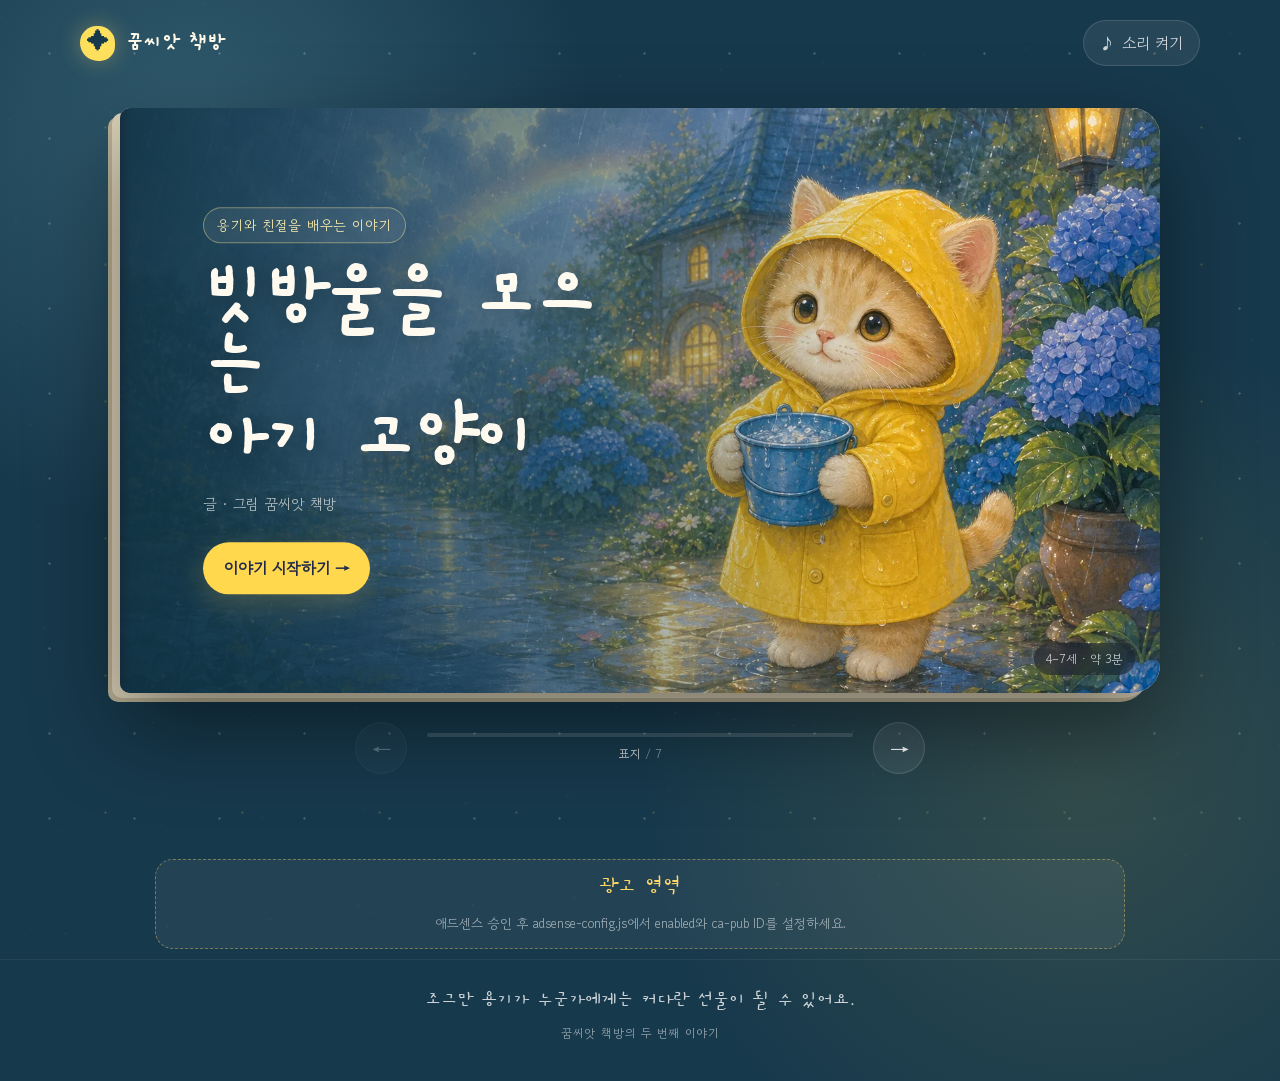
<file: stories/baby-cat/index.html>
<!doctype html>
<html lang="ko">
<head>
  <meta charset="UTF-8">
  <meta name="viewport" content="width=device-width, initial-scale=1.0, viewport-fit=cover">
  <meta name="theme-color" content="#547f9c">
  <meta name="description" content="비를 무서워하던 아기 고양이 모모가 빗방울을 모아 시든 꽃을 살리는 따뜻한 어린이 동화">
  <title>빗방울을 모으는 아기 고양이</title>
  <link rel="preconnect" href="https://fonts.googleapis.com">
  <link rel="preconnect" href="https://fonts.gstatic.com" crossorigin>
  <link href="https://fonts.googleapis.com/css2?family=Gaegu:wght@400;700&family=Gowun+Dodum&display=swap" rel="stylesheet">
  <link rel="stylesheet" href="../../style.css">
  <style>
    :root { --night:#17394c; --indigo:#315f77; --gold:#ffd84d; }
    body {
      background:
        radial-gradient(circle at 15% 12%, rgba(135,205,223,.23), transparent 25rem),
        radial-gradient(circle at 85% 72%, rgba(255,216,77,.12), transparent 28rem),
        #17394c;
    }
    .brand-mark { background:#ffe05d; }
    .cover-shade { background:linear-gradient(90deg,rgba(15,50,65,.91),rgba(26,70,87,.54) 40%,transparent 76%); }
    .story-card .dialogue { color:#43869a; }
    .chapter { background:#3c8497; }
    .ending { background:radial-gradient(circle at center 34%,rgba(255,221,91,.35),transparent 16rem),linear-gradient(145deg,#fffef5,#dff0ee); }
    @media (max-width:720px) {
      .cover-shade { background:linear-gradient(0deg,rgba(15,50,65,.94),rgba(26,70,87,.02) 86%); }
    }
  </style>
  <!-- AdSense ready: adsense-config.js에서 실제 ca-pub ID로 교체 후 enabled=true -->
  <link rel="stylesheet" href="../../../adsense.css">
  <script src="../../../adsense-config.js" defer></script>
  <script src="../../../adsense-loader.js" defer></script>
</head>
<body>
  <div class="stars" aria-hidden="true"></div>

  <header class="topbar">
    <a class="brand" href="../../index.html" aria-label="꿈씨앗 책방 홈">
      <span class="brand-mark">✦</span><span>꿈씨앗 책방</span>
    </a>
    <button class="sound-button" id="soundButton" type="button" aria-pressed="false">
      <span class="sound-icon">♪</span><span class="sound-label">소리 켜기</span>
    </button>
  </header>

  <main>
    <section class="book-shell" aria-label="빗방울을 모으는 아기 고양이 동화책">
      <div class="book" id="book">
        <article class="page cover active" data-page="0">
          <img class="cover-art" src="assets/cover.webp" alt="노란 우비를 입고 빗방울이 담긴 양동이를 든 아기 고양이 모모">
          <div class="cover-shade"></div>
          <div class="cover-copy">
            <p class="eyebrow">용기와 친절을 배우는 이야기</p>
            <h1>빗방울을 모으는<br>아기 고양이</h1>
            <p class="author">글 · 그림 꿈씨앗 책방</p>
            <button class="start-button" type="button">이야기 시작하기 <span>→</span></button>
          </div>
          <p class="age">4–7세 · 약 3분</p>
        </article>

        <article class="page story-page" data-page="1">
          <div class="scene-art" aria-hidden="true"><img class="scene-image" src="assets/scene-1.webp" alt=""></div>
          <div class="story-card">
            <span class="chapter">하나</span>
            <p>비가 토독토독 내리는 날이었어요.<br>아기 고양이 모모는 문밖으로 코만 살짝 내밀었지요.</p>
            <p class="dialogue">“비는 차갑고 무서울 것 같아.”</p>
          </div>
        </article>

        <article class="page story-page" data-page="2">
          <div class="scene-art" aria-hidden="true"><img class="scene-image" src="assets/scene-2.webp" alt=""></div>
          <div class="story-card">
            <span class="chapter">둘</span>
            <p>그때 반짝이는 빗방울 하나가 모모의 앞발에 톡 내려앉았어요.<br>간질간질, 생각보다 아주 부드러웠답니다.</p>
            <p class="dialogue">“어? 비가 나에게 인사했어!”</p>
          </div>
        </article>

        <article class="page story-page" data-page="3">
          <div class="scene-art" aria-hidden="true"><img class="scene-image" src="assets/scene-3.webp" alt=""></div>
          <div class="story-card">
            <span class="chapter">셋</span>
            <p>용기가 난 모모는 파란 양동이를 들고 정원으로 나갔어요.<br>잎사귀와 꽃잎에서 빗방울을 하나씩 모았지요.</p>
            <p class="dialogue">“한 방울, 또 한 방울!”</p>
          </div>
        </article>

        <article class="page story-page" data-page="4">
          <div class="scene-art" aria-hidden="true"><img class="scene-image" src="assets/scene-4.webp" alt=""></div>
          <div class="story-card">
            <span class="chapter">넷</span>
            <p>정원 구석에서 축 늘어진 꽃들이 보였어요.<br>커다란 나뭇잎 아래라 빗물이 닿지 않았던 거예요.</p>
            <p class="dialogue">“조금만 기다려. 내가 도와줄게.”</p>
          </div>
        </article>

        <article class="page story-page" data-page="5">
          <div class="scene-art" aria-hidden="true"><img class="scene-image" src="assets/scene-5.webp" alt=""></div>
          <div class="story-card">
            <span class="chapter">다섯</span>
            <p>모모는 모아 둔 빗방울을 꽃들에게 나누어 주었어요.<br>꽃들은 기지개를 켜듯 활짝 피어났답니다.</p>
            <p class="dialogue">“내 양동이는 비었지만, 마음은 가득 찼어!”</p>
          </div>
        </article>

        <article class="page story-page" data-page="6">
          <div class="scene-art" aria-hidden="true"><img class="scene-image" src="assets/scene-6.webp" alt=""></div>
          <div class="story-card">
            <span class="chapter">여섯</span>
            <p>비가 그치자 하늘에 커다란 무지개가 피어났어요.<br>모모는 이제 비 오는 날이 조금도 무섭지 않았답니다.</p>
            <p class="dialogue">“다음 비에는 누구를 도와줄까?”</p>
          </div>
        </article>

        <article class="page ending" data-page="7">
          <div class="ending-stars">✦　·　🌈　·　✦</div>
          <div class="ending-rabbit">🐈</div>
          <p class="the-end">끝</p>
          <h2>용기는 아주 작은<br>한 걸음에서 시작돼요.</h2>
          <p class="question">모모처럼 용기를 내어 해보고 싶은 일은 무엇인가요?</p>
          <button class="restart-button" type="button">처음부터 다시 읽기 ↻</button>
        </article>
      </div>

      <nav class="book-controls" aria-label="책 페이지 이동">
        <button class="nav-button prev" type="button" aria-label="이전 페이지">←</button>
        <div class="progress-wrap">
          <div class="progress-track"><span id="progressBar"></span></div>
          <p><strong id="currentPage">표지</strong><span id="pageCount"> / 7</span></p>
        </div>
        <button class="nav-button next" type="button" aria-label="다음 페이지">→</button>
      </nav>
    </section>
  </main>

  <aside class="ad-wrap ad-wrap-bottom" aria-label="광고" data-ad-slot-placeholder data-slot-name="storyBottom"></aside>

  <footer>
    <p>조그만 용기가 누군가에게는 커다란 선물이 될 수 있어요.</p>
    <span>꿈씨앗 책방의 두 번째 이야기</span>
  </footer>

  <script src="../../script.js"></script>
</body>
</html>
</file>
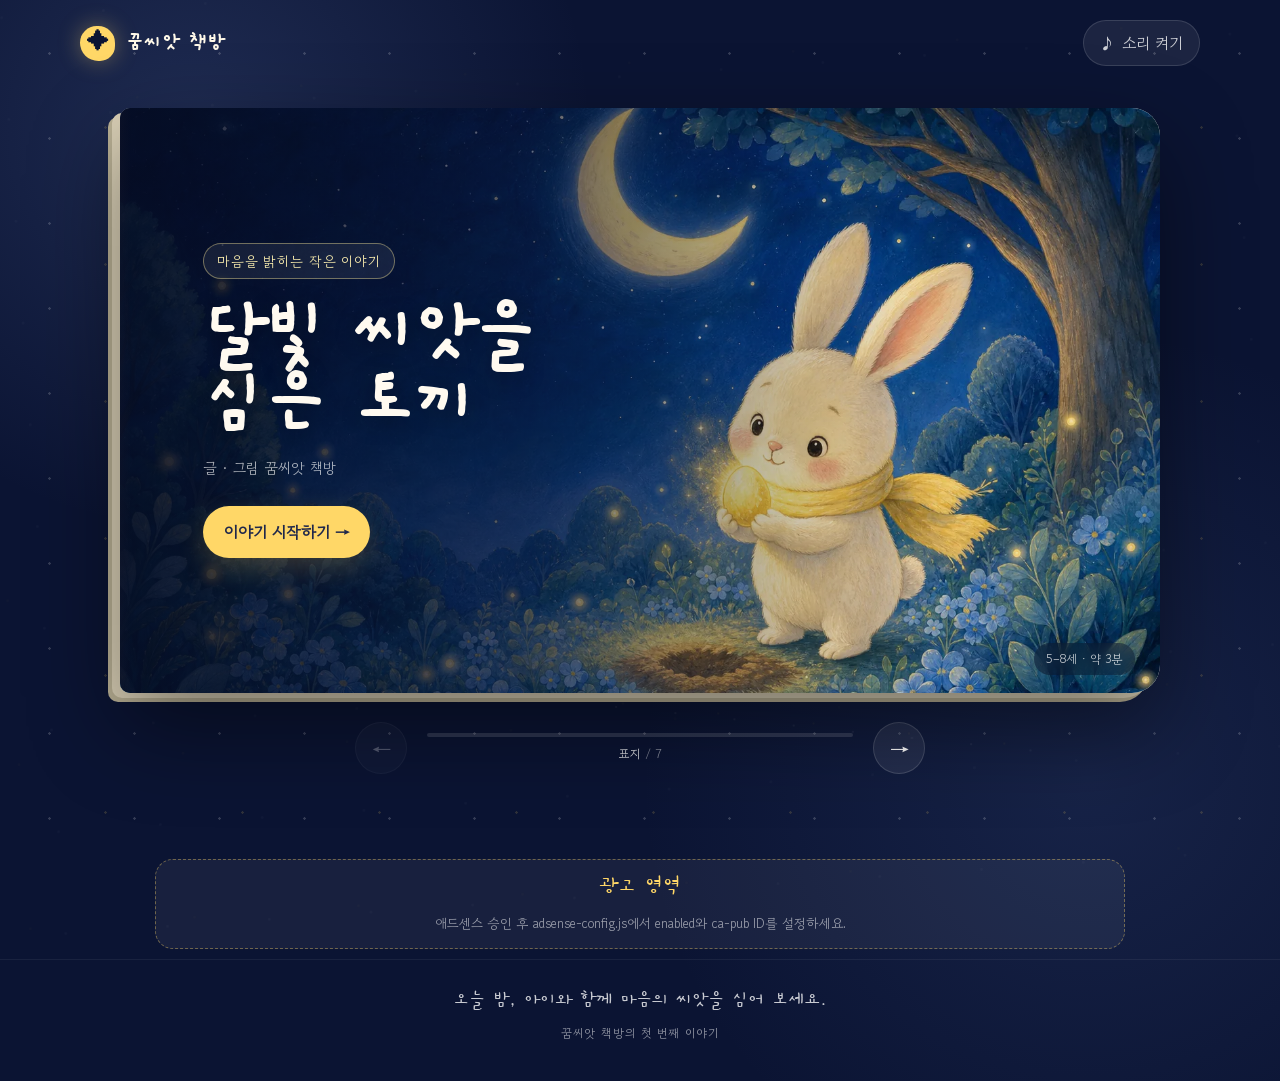
<file: stories/moonlight-rabbit/index.html>
<!doctype html>
<html lang="ko">
<head>
  <meta charset="UTF-8">
  <meta name="viewport" content="width=device-width, initial-scale=1.0, viewport-fit=cover">
  <meta name="theme-color" content="#101b3d">
  <title>달빛 씨앗을 심은 토끼</title>
  <link rel="preconnect" href="https://fonts.googleapis.com">
  <link rel="preconnect" href="https://fonts.gstatic.com" crossorigin>
  <link href="https://fonts.googleapis.com/css2?family=Gaegu:wght@400;700&family=Gowun+Dodum&display=swap" rel="stylesheet">
  <link rel="stylesheet" href="../../style.css">
  <!-- AdSense ready: adsense-config.js에서 실제 ca-pub ID로 교체 후 enabled=true -->
  <link rel="stylesheet" href="../../../adsense.css">
  <script src="../../../adsense-config.js" defer></script>
  <script src="../../../adsense-loader.js" defer></script>
</head>
<body>
  <div class="stars" aria-hidden="true"></div>

  <header class="topbar">
    <a class="brand" href="../../index.html" aria-label="꿈씨앗 책방 홈">
      <span class="brand-mark">✦</span>
      <span>꿈씨앗 책방</span>
    </a>
    <button class="sound-button" id="soundButton" type="button" aria-pressed="false">
      <span class="sound-icon">♪</span>
      <span class="sound-label">소리 켜기</span>
    </button>
  </header>

  <main>
    <section class="book-shell" aria-label="달빛 씨앗을 심은 토끼 동화책">
      <div class="book" id="book">
        <article class="page cover active" data-page="0">
          <img class="cover-art" src="../../assets/moonlight-rabbit.webp" alt="달빛 숲에서 빛나는 씨앗을 든 작은 토끼">
          <div class="cover-shade"></div>
          <div class="cover-copy">
            <p class="eyebrow">마음을 밝히는 작은 이야기</p>
            <h1>달빛 씨앗을<br>심은 토끼</h1>
            <p class="author">글 · 그림 꿈씨앗 책방</p>
            <button class="start-button" type="button">이야기 시작하기 <span>→</span></button>
          </div>
          <p class="age">5–8세 · 약 3분</p>
        </article>

        <article class="page story-page scene-1" data-page="1">
          <div class="scene-art" aria-hidden="true">
            <img class="scene-image" src="../../assets/scene-1.webp" alt="">
          </div>
          <div class="story-card">
            <span class="chapter">하나</span>
            <p>달이 아주 환한 밤이었어요.<br>토리는 숲길에서 작은 빛 하나를 발견했지요.</p>
            <p class="dialogue">“어라? 별이 땅에 떨어졌나?”</p>
          </div>
        </article>

        <article class="page story-page scene-2" data-page="2">
          <div class="scene-art" aria-hidden="true">
            <img class="scene-image" src="../../assets/scene-2.webp" alt="">
          </div>
          <div class="story-card">
            <span class="chapter">둘</span>
            <p>토리는 빛을 포근한 흙 속에 심었어요.<br>그리고 매일 아침 맑은 물을 한 모금씩 주었답니다.</p>
            <p class="dialogue">“무엇이 될지는 몰라도, 잘 자라렴.”</p>
          </div>
        </article>

        <article class="page story-page scene-3" data-page="3">
          <div class="scene-art" aria-hidden="true">
            <img class="scene-image" src="../../assets/scene-3.webp" alt="">
          </div>
          <div class="story-card">
            <span class="chapter">셋</span>
            <p>며칠 뒤, 차가운 비바람이 찾아왔어요.<br>어린 싹은 금방이라도 쓰러질 것 같았지요.</p>
            <p class="dialogue">“걱정 마. 내가 곁에 있을게!”</p>
          </div>
        </article>

        <article class="page story-page scene-4" data-page="4">
          <div class="scene-art" aria-hidden="true">
            <img class="scene-image" src="../../assets/scene-4.webp" alt="">
          </div>
          <div class="story-card">
            <span class="chapter">넷</span>
            <p>토리는 밤새 작은 싹을 품어 주었어요.<br>토리의 따뜻한 마음이 흙 아래로 스며들었지요.</p>
          </div>
        </article>

        <article class="page story-page scene-5" data-page="5">
          <div class="scene-art" aria-hidden="true">
            <img class="scene-image" src="../../assets/scene-5.webp" alt="">
          </div>
          <div class="story-card">
            <span class="chapter">다섯</span>
            <p>구름이 걷히자, 놀라운 일이 일어났어요.<br>싹에서 달처럼 둥글고 환한 꽃이 피어난 거예요!</p>
            <p class="dialogue">“와, 숲에 작은 달이 떴어!”</p>
          </div>
        </article>

        <article class="page story-page scene-6" data-page="6">
          <div class="scene-art" aria-hidden="true">
            <img class="scene-image" src="../../assets/scene-6.webp" alt="">
          </div>
          <div class="story-card">
            <span class="chapter">여섯</span>
            <p>꽃빛은 길을 잃은 동물들의 집을 비추어 주었어요.<br>그날부터 숲은 밤에도 외롭지 않았답니다.</p>
          </div>
        </article>

        <article class="page ending" data-page="7">
          <div class="ending-stars">✦　·　✧　·　✦</div>
          <div class="ending-rabbit">🐇</div>
          <p class="the-end">끝</p>
          <h2>작은 마음 하나가<br>온 숲을 환하게 밝혔어요.</h2>
          <p class="question">여러분은 어떤 마음의 씨앗을 심고 싶나요?</p>
          <button class="restart-button" type="button">처음부터 다시 읽기 ↻</button>
        </article>
      </div>

      <nav class="book-controls" aria-label="책 페이지 이동">
        <button class="nav-button prev" type="button" aria-label="이전 페이지">←</button>
        <div class="progress-wrap">
          <div class="progress-track"><span id="progressBar"></span></div>
          <p><strong id="currentPage">표지</strong><span id="pageCount"> / 7</span></p>
        </div>
        <button class="nav-button next" type="button" aria-label="다음 페이지">→</button>
      </nav>
    </section>
  </main>

  <aside class="ad-wrap ad-wrap-bottom" aria-label="광고" data-ad-slot-placeholder data-slot-name="storyBottom"></aside>

  <footer>
    <p>오늘 밤, 아이와 함께 마음의 씨앗을 심어 보세요.</p>
    <span>꿈씨앗 책방의 첫 번째 이야기</span>
  </footer>

  <script src="../../script.js"></script>
</body>
</html>
</file>
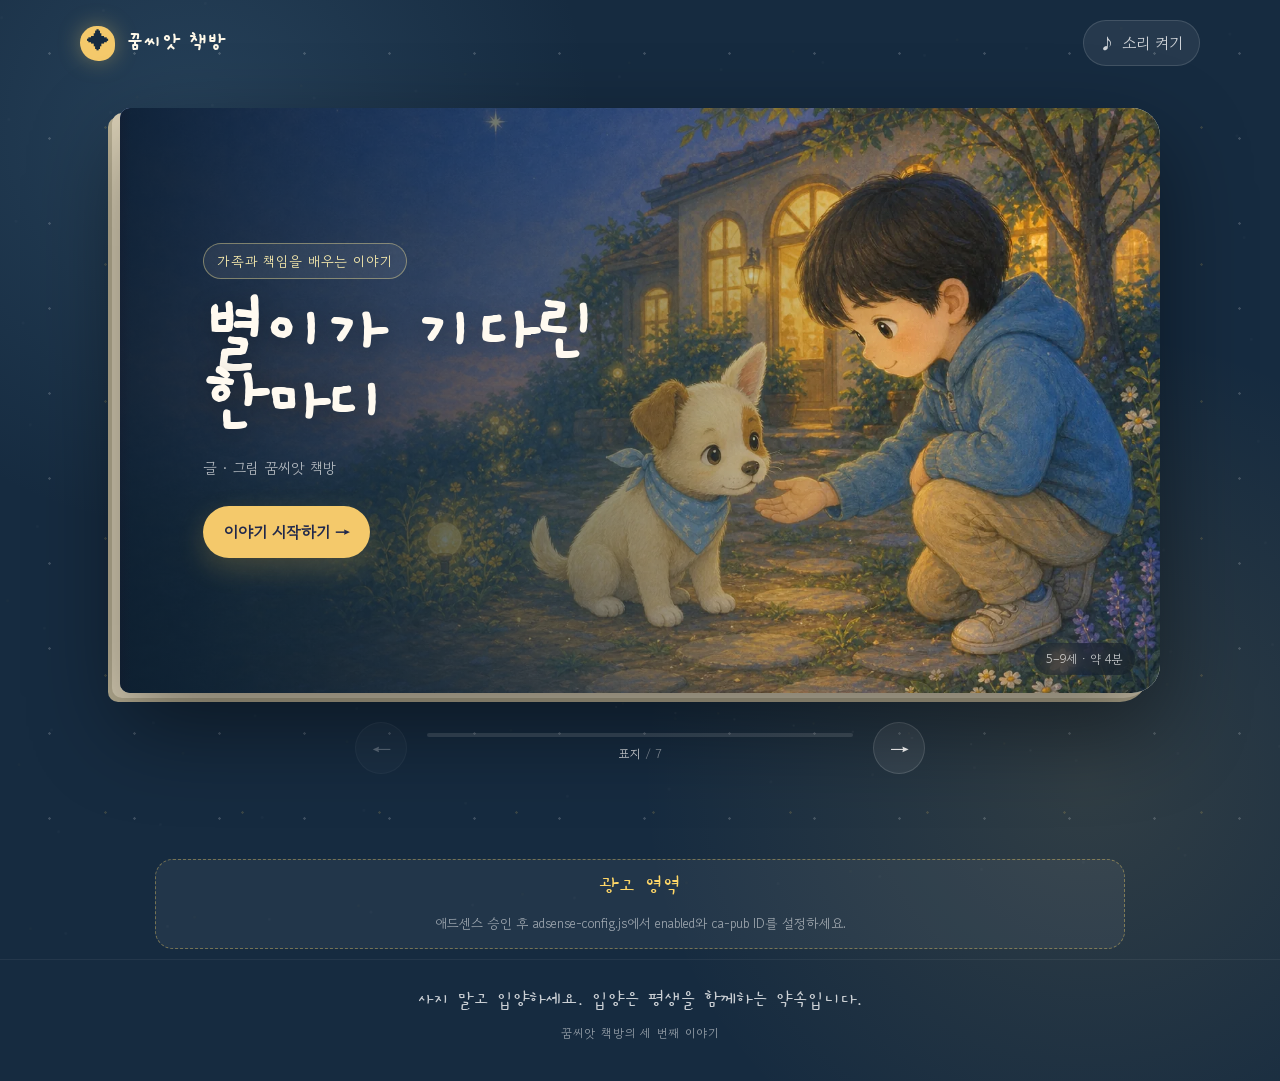
<file: stories/rescue-dog/index.html>
<!doctype html>
<html lang="ko">
<head>
  <meta charset="UTF-8">
  <meta name="viewport" content="width=device-width, initial-scale=1.0, viewport-fit=cover">
  <meta name="theme-color" content="#273f58">
  <meta name="description" content="보호소 강아지 별이가 천천히 믿음을 쌓고 평생 가족을 만나는 책임감 있는 반려동물 입양 이야기">
  <title>별이가 기다린 한마디</title>
  <link rel="preconnect" href="https://fonts.googleapis.com">
  <link rel="preconnect" href="https://fonts.gstatic.com" crossorigin>
  <link href="https://fonts.googleapis.com/css2?family=Gaegu:wght@400;700&family=Gowun+Dodum&display=swap" rel="stylesheet">
  <link rel="stylesheet" href="../../style.css">
  <style>
    :root { --night:#162b40; --indigo:#35546f; --gold:#f4c96b; }
    body {
      background:
        radial-gradient(circle at 15% 12%, rgba(93,139,175,.23), transparent 25rem),
        radial-gradient(circle at 85% 72%, rgba(244,201,107,.12), transparent 28rem),
        #162b40;
    }
    .cover-shade { background:linear-gradient(90deg,rgba(13,31,48,.92),rgba(28,55,76,.56) 42%,transparent 78%); }
    .story-card .dialogue { color:#527b9a; }
    .chapter { background:#527895; }
    .ending { background:radial-gradient(circle at center 34%,rgba(244,201,107,.34),transparent 16rem),linear-gradient(145deg,#fffdf5,#e4e9df); }
    @media (max-width:720px) {
      .cover-shade { background:linear-gradient(0deg,rgba(13,31,48,.95),rgba(28,55,76,.02) 86%); }
    }
  </style>
  <!-- AdSense ready: adsense-config.js에서 실제 ca-pub ID로 교체 후 enabled=true -->
  <link rel="stylesheet" href="../../../adsense.css">
  <script src="../../../adsense-config.js" defer></script>
  <script src="../../../adsense-loader.js" defer></script>
</head>
<body>
  <div class="stars" aria-hidden="true"></div>

  <header class="topbar">
    <a class="brand" href="../../index.html" aria-label="꿈씨앗 책방 홈">
      <span class="brand-mark">✦</span><span>꿈씨앗 책방</span>
    </a>
    <button class="sound-button" id="soundButton" type="button" aria-pressed="false">
      <span class="sound-icon">♪</span><span class="sound-label">소리 켜기</span>
    </button>
  </header>

  <main>
    <section class="book-shell" aria-label="별이가 기다린 한마디 동화책">
      <div class="book" id="book">
        <article class="page cover active" data-page="0">
          <img class="cover-art" src="assets/cover.webp" alt="보호소 정원에서 아이와 인사를 나누는 강아지 별이">
          <div class="cover-shade"></div>
          <div class="cover-copy">
            <p class="eyebrow">가족과 책임을 배우는 이야기</p>
            <h1>별이가 기다린<br>한마디</h1>
            <p class="author">글 · 그림 꿈씨앗 책방</p>
            <button class="start-button" type="button">이야기 시작하기 <span>→</span></button>
          </div>
          <p class="age">5–9세 · 약 4분</p>
        </article>

        <article class="page story-page" data-page="1">
          <div class="scene-art" aria-hidden="true"><img class="scene-image" src="assets/scene-1.webp" alt=""></div>
          <div class="story-card">
            <span class="chapter">하나</span>
            <p>작은 강아지가 보호소에 왔어요.<br>한쪽 귀가 별처럼 쫑긋해서 이름은 ‘별이’가 되었지요.</p>
            <p class="dialogue">“이제 따뜻한 곳에서 천천히 쉬어도 돼.”</p>
          </div>
        </article>

        <article class="page story-page" data-page="2">
          <div class="scene-art" aria-hidden="true"><img class="scene-image" src="assets/scene-2.webp" alt=""></div>
          <div class="story-card">
            <span class="chapter">둘</span>
            <p>많은 사람들이 보호소를 다녀갔어요.<br>별이는 파란 별 장난감을 꼭 안고 조용히 기다렸답니다.</p>
            <p class="dialogue">“나를 빨리 고르지 않아도 괜찮아.”</p>
          </div>
        </article>

        <article class="page story-page" data-page="3">
          <div class="scene-art" aria-hidden="true"><img class="scene-image" src="assets/scene-3.webp" alt=""></div>
          <div class="story-card">
            <span class="chapter">셋</span>
            <p>어느 날, 하늘이라는 아이가 찾아왔어요.<br>하늘이는 다가가 안지 않고 조금 떨어져 책을 읽었지요.</p>
            <p class="dialogue">“별아, 네가 먼저 오고 싶을 때 와도 돼.”</p>
          </div>
        </article>

        <article class="page story-page" data-page="4">
          <div class="scene-art" aria-hidden="true"><img class="scene-image" src="assets/scene-4.webp" alt=""></div>
          <div class="story-card">
            <span class="chapter">넷</span>
            <p>하늘이네 가족은 여러 번 별이를 만나러 왔어요.<br>밥과 산책, 병원과 기다림까지 꼼꼼히 배웠답니다.</p>
            <p class="dialogue">“가족이 된다는 건 오래 지키는 약속이래.”</p>
          </div>
        </article>

        <article class="page story-page" data-page="5">
          <div class="scene-art" aria-hidden="true"><img class="scene-image" src="assets/scene-5.webp" alt=""></div>
          <div class="story-card">
            <span class="chapter">다섯</span>
            <p>마침내 함께 집으로 가는 날이 왔어요.<br>별이는 익숙한 방석과 장난감도 빠짐없이 챙겼지요.</p>
            <p class="dialogue">“별아, 우리 집에 가자. 평생 함께 가자.”</p>
          </div>
        </article>

        <article class="page story-page" data-page="6">
          <div class="scene-art" aria-hidden="true"><img class="scene-image" src="assets/scene-6.webp" alt=""></div>
          <div class="story-card">
            <span class="chapter">여섯</span>
            <p>별이는 새집에서도 천천히 마음을 열었어요.<br>매일의 물과 밥, 산책과 기다림 속에서 진짜 가족이 되었답니다.</p>
            <p class="dialogue">별이가 기다린 한마디는 ‘예뻐’가 아니라 ‘끝까지 함께하자’였어요.</p>
          </div>
        </article>

        <article class="page ending" data-page="7">
          <div class="ending-stars">✦　·　🐾　·　✦</div>
          <div class="ending-rabbit">🐕</div>
          <p class="the-end">끝</p>
          <h2>가족은 고르는 것이 아니라<br>끝까지 돌보는 약속이에요.</h2>
          <p class="question">반려동물을 가족으로 맞기 전에 무엇을 준비해야 할까요?</p>
          <button class="restart-button" type="button">처음부터 다시 읽기 ↻</button>
        </article>
      </div>

      <nav class="book-controls" aria-label="책 페이지 이동">
        <button class="nav-button prev" type="button" aria-label="이전 페이지">←</button>
        <div class="progress-wrap">
          <div class="progress-track"><span id="progressBar"></span></div>
          <p><strong id="currentPage">표지</strong><span id="pageCount"> / 7</span></p>
        </div>
        <button class="nav-button next" type="button" aria-label="다음 페이지">→</button>
      </nav>
    </section>
  </main>

  <aside class="ad-wrap ad-wrap-bottom" aria-label="광고" data-ad-slot-placeholder data-slot-name="storyBottom"></aside>

  <footer>
    <p>사지 말고 입양하세요. 입양은 평생을 함께하는 약속입니다.</p>
    <span>꿈씨앗 책방의 세 번째 이야기</span>
  </footer>

  <script src="../../script.js"></script>
</body>
</html>
</file>
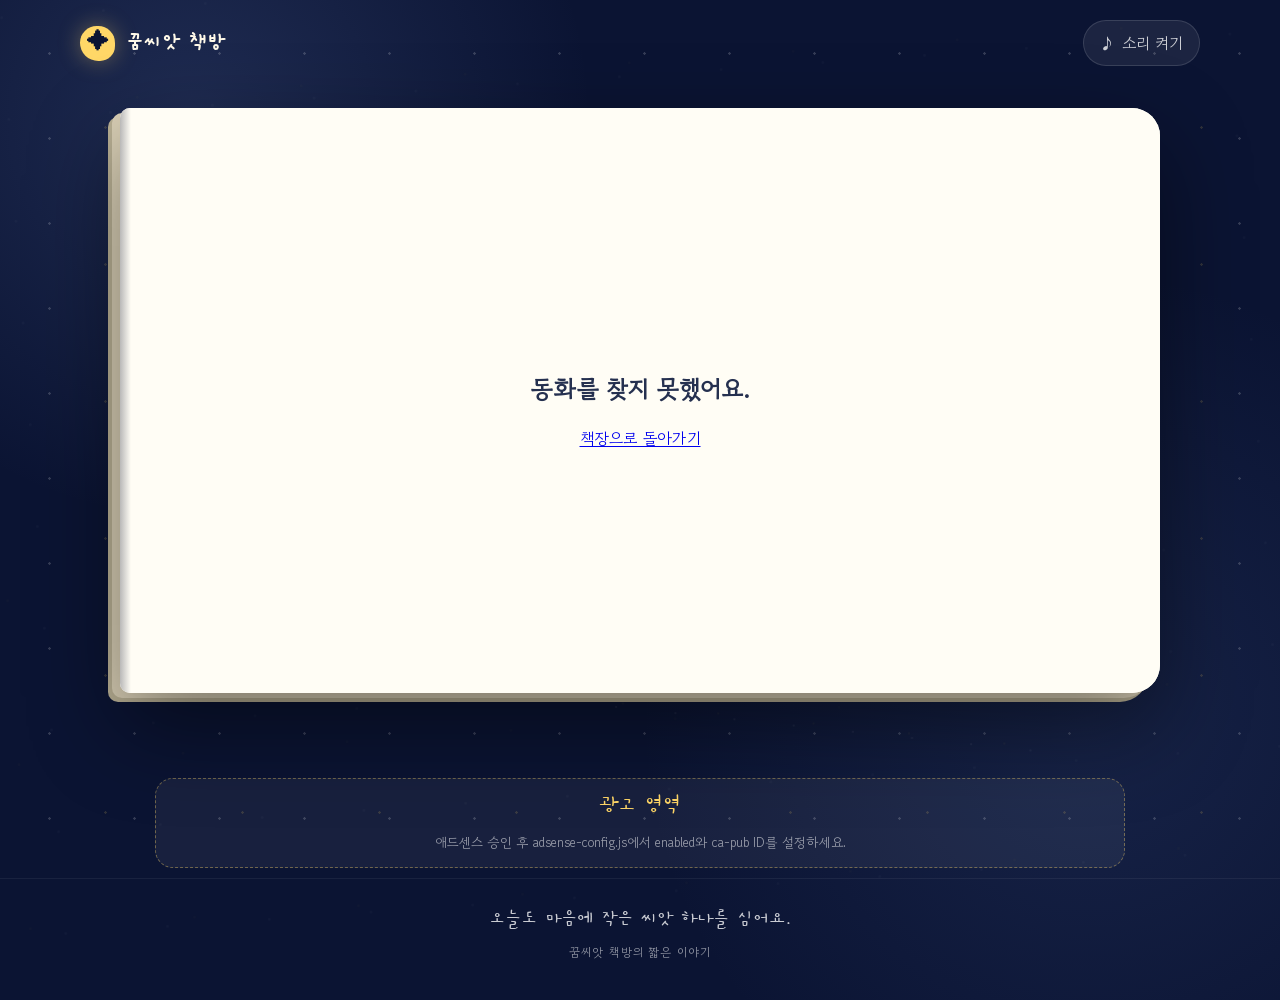
<file: stories/short/index.html>
<!doctype html>
<html lang="ko">
<head>
  <meta charset="UTF-8">
  <meta name="viewport" content="width=device-width, initial-scale=1.0, viewport-fit=cover">
  <meta name="theme-color" content="#101b3d">
  <title>꿈씨앗 짧은 동화</title>
  <link rel="preconnect" href="https://fonts.googleapis.com">
  <link rel="preconnect" href="https://fonts.gstatic.com" crossorigin>
  <link href="https://fonts.googleapis.com/css2?family=Gaegu:wght@400;700&family=Gowun+Dodum&display=swap" rel="stylesheet">
  <link rel="stylesheet" href="../../style.css">
  <style>
    .short-page .scene-image { transition: transform 8s ease; }
    .short-page.active .scene-image { transform: scale(1.06); }
    .short-page:nth-of-type(even) .scene-image { object-position: 72% center; }
    .ending-icon { margin: 10px 0; font-size: 4.7rem; }
    .book-error {
      display: none; place-content: center; height: 100%; padding: 30px;
      color: #25304f; background: #fffdf5; text-align: center;
    }
  </style>
  <!-- AdSense ready: adsense-config.js에서 실제 ca-pub ID로 교체 후 enabled=true -->
  <link rel="stylesheet" href="../../../adsense.css">
  <script src="../../../adsense-config.js" defer></script>
  <script src="../../../adsense-loader.js" defer></script>
</head>
<body>
  <div class="stars" aria-hidden="true"></div>
  <header class="topbar">
    <a class="brand" href="../../index.html"><span class="brand-mark">✦</span><span>꿈씨앗 책방</span></a>
    <button class="sound-button" id="soundButton" type="button" aria-pressed="false">
      <span class="sound-icon">♪</span><span class="sound-label">소리 켜기</span>
    </button>
  </header>
  <main>
    <section class="book-shell">
      <div class="book" id="book">
        <div class="book-error" id="bookError">
          <div><h2>동화를 찾지 못했어요.</h2><a href="../../index.html">책장으로 돌아가기</a></div>
        </div>
      </div>
      <nav class="book-controls" aria-label="책 페이지 이동">
        <button class="nav-button prev" type="button" aria-label="이전 페이지">←</button>
        <div class="progress-wrap">
          <div class="progress-track"><span id="progressBar"></span></div>
          <p><strong id="currentPage">표지</strong><span> / 6</span></p>
        </div>
        <button class="nav-button next" type="button" aria-label="다음 페이지">→</button>
      </nav>
    </section>
  </main>

  <aside class="ad-wrap ad-wrap-bottom" aria-label="광고" data-ad-slot-placeholder data-slot-name="storyBottom"></aside>

  <footer><p id="footerMessage">오늘도 마음에 작은 씨앗 하나를 심어요.</p><span>꿈씨앗 책방의 짧은 이야기</span></footer>
  <script src="stories.js"></script>
  <script src="reader.js"></script>
</body>
</html>
</file>
<file: style.css>
:root {
  --night: #0b1433;
  --indigo: #172453;
  --blue: #526fb0;
  --cream: #fff9e9;
  --gold: #ffd767;
  --ink: #243052;
  --paper: #fffdf5;
}

* { box-sizing: border-box; }

html { scroll-behavior: smooth; }

body {
  margin: 0;
  min-height: 100vh;
  color: var(--cream);
  background:
    radial-gradient(circle at 15% 12%, rgba(112, 139, 207, .2), transparent 25rem),
    radial-gradient(circle at 85% 72%, rgba(86, 114, 180, .16), transparent 28rem),
    var(--night);
  font-family: "Gowun Dodum", sans-serif;
  overflow-x: hidden;
}

button, a { font: inherit; }
button { cursor: pointer; }

.stars, .stars::before, .stars::after {
  position: fixed;
  inset: 0;
  pointer-events: none;
  background-image:
    radial-gradient(circle, rgba(255,255,255,.7) 1px, transparent 1.5px),
    radial-gradient(circle, rgba(255,215,103,.6) 1px, transparent 1.5px);
  background-size: 85px 85px, 137px 137px;
  background-position: 7px 11px, 37px 59px;
  opacity: .25;
}

.stars::before, .stars::after { content: ""; }
.stars::before { transform: scale(.7) rotate(6deg); opacity: .35; }
.stars::after { transform: scale(1.2) rotate(-4deg); opacity: .16; }

.topbar {
  width: min(1120px, calc(100% - 40px));
  height: 86px;
  margin: auto;
  display: flex;
  align-items: center;
  justify-content: space-between;
}

.brand {
  display: flex;
  gap: 11px;
  align-items: center;
  color: var(--cream);
  text-decoration: none;
  font-family: "Gaegu", cursive;
  font-size: 1.35rem;
  font-weight: 700;
}

.brand-mark {
  display: grid;
  place-items: center;
  width: 35px;
  aspect-ratio: 1;
  color: var(--night);
  background: var(--gold);
  border-radius: 50% 50% 45% 55%;
  box-shadow: 0 0 22px rgba(255, 215, 103, .35);
}

.sound-button {
  display: flex;
  gap: 8px;
  align-items: center;
  color: rgba(255,255,255,.78);
  background: rgba(255,255,255,.07);
  border: 1px solid rgba(255,255,255,.13);
  border-radius: 999px;
  padding: 10px 16px;
  transition: .25s ease;
}

.sound-button:hover, .sound-button[aria-pressed="true"] {
  color: var(--gold);
  background: rgba(255,215,103,.1);
}

main { padding: 22px 20px 55px; }

.book-shell {
  width: min(1040px, 100%);
  margin: 0 auto;
}

.book {
  position: relative;
  width: 100%;
  aspect-ratio: 16 / 9;
  min-height: 560px;
  max-height: 700px;
  overflow: hidden;
  background: var(--paper);
  border-radius: 10px 28px 28px 10px;
  box-shadow: 0 35px 90px rgba(0,0,0,.45), -8px 5px 0 #ddd3b9, -12px 9px 0 #bcb397;
}

.book::after {
  content: "";
  position: absolute;
  inset: 0 auto 0 0;
  width: 11px;
  z-index: 20;
  background: linear-gradient(90deg, rgba(22,24,43,.3), transparent);
  pointer-events: none;
}

.page {
  position: absolute;
  inset: 0;
  opacity: 0;
  visibility: hidden;
  transform: translateX(35px) scale(.99);
  transition: opacity .45s ease, transform .45s ease, visibility .45s;
}

.page.active {
  opacity: 1;
  visibility: visible;
  transform: none;
  z-index: 3;
}

.page.leaving-left { transform: translateX(-35px) scale(.99); }

.cover { color: white; }

.cover-art {
  width: 100%;
  height: 100%;
  object-fit: cover;
}

.cover-shade {
  position: absolute;
  inset: 0;
  background: linear-gradient(90deg, rgba(5,12,34,.89) 0%, rgba(8,17,45,.62) 38%, rgba(8,17,45,.06) 75%);
}

.cover-copy {
  position: absolute;
  left: 8%;
  top: 50%;
  width: 43%;
  transform: translateY(-50%);
}

.eyebrow {
  display: inline-block;
  margin: 0 0 18px;
  padding: 7px 13px;
  color: #fff1b0;
  border: 1px solid rgba(255,235,150,.4);
  border-radius: 999px;
  background: rgba(255,255,255,.07);
  font-size: .86rem;
  letter-spacing: .06em;
}

h1 {
  margin: 0;
  color: #fffaf0;
  font-family: "Gaegu", cursive;
  font-size: clamp(3rem, 6.2vw, 5.6rem);
  line-height: .9;
  letter-spacing: -.055em;
  text-shadow: 0 4px 24px rgba(0,0,0,.28);
}

.author { margin: 18px 0 28px; color: rgba(255,255,255,.67); font-size: .92rem; }

.start-button, .restart-button {
  color: #20284b;
  font-weight: 700;
  background: var(--gold);
  border: 0;
  border-radius: 999px;
  padding: 14px 21px;
  box-shadow: 0 10px 28px rgba(255,205,76,.2);
  transition: transform .2s ease, box-shadow .2s ease;
}

.start-button:hover, .restart-button:hover {
  transform: translateY(-2px);
  box-shadow: 0 14px 30px rgba(255,205,76,.3);
}

.age {
  position: absolute;
  right: 25px;
  bottom: 18px;
  margin: 0;
  padding: 7px 12px;
  color: rgba(255,255,255,.76);
  background: rgba(7,14,37,.4);
  backdrop-filter: blur(8px);
  border-radius: 999px;
  font-size: .76rem;
}

.story-page {
  overflow: hidden;
  color: var(--ink);
  background: linear-gradient(145deg, #cfdcf3, #7d94c8);
}

.scene-art {
  position: absolute;
  inset: 0;
  overflow: hidden;
  background: #53658f;
}

.scene-art::after {
  content: "";
  position: absolute;
  inset: 0;
  pointer-events: none;
  background: linear-gradient(90deg, rgba(8, 18, 45, .18), transparent 56%);
}

.scene-image {
  display: block;
  width: 100%;
  height: 100%;
  object-fit: cover;
  object-position: center;
}

.story-card {
  position: absolute;
  z-index: 5;
  left: 6%;
  bottom: 8%;
  width: 47%;
  padding: 28px 32px;
  background: rgba(255,253,245,.94);
  border-radius: 6px 26px 26px 26px;
  box-shadow: 0 18px 45px rgba(26,39,76,.2);
}

.story-card p {
  margin: 0;
  font-family: "Gaegu", cursive;
  font-size: clamp(1.35rem, 2.45vw, 2rem);
  line-height: 1.52;
  font-weight: 700;
  word-break: keep-all;
}

.story-card .dialogue {
  margin-top: 13px;
  color: #6479ad;
  font-size: clamp(1.15rem, 2vw, 1.55rem);
}

.chapter {
  display: grid;
  place-items: center;
  width: 34px;
  height: 34px;
  margin-bottom: 13px;
  color: white;
  background: #5269a0;
  border-radius: 50%;
  font-family: "Gaegu";
  font-weight: 700;
}

.moon {
  position: absolute;
  right: 10%;
  top: 6%;
  color: #fff6ba;
  font-size: 10rem;
  filter: drop-shadow(0 0 35px rgba(255,240,153,.45));
  transform: rotate(-15deg);
}

.hill { position: absolute; border-radius: 50% 50% 0 0; }
.hill-back { width: 75%; height: 35%; right: -12%; bottom: 10%; background: #5b756b; transform: rotate(-7deg); }
.hill-front { width: 76%; height: 23%; right: -12%; bottom: -3%; background: #395d57; transform: rotate(4deg); }

.rabbit {
  position: absolute;
  right: 23%;
  bottom: 18%;
  width: 120px;
  height: 145px;
  z-index: 2;
  background: #fff8dc;
  border-radius: 50% 50% 44% 44%;
  filter: drop-shadow(0 12px 10px rgba(25,37,64,.18));
}

.rabbit .ear {
  position: absolute;
  top: -76px;
  width: 38px;
  height: 92px;
  background: #fff8dc;
  border-radius: 60% 60% 32% 32%;
  transform-origin: bottom;
}
.rabbit .ear::after { content: ""; position: absolute; inset: 13px 11px 20px; background: #efc9bf; border-radius: inherit; }
.rabbit .e1 { left: 15px; transform: rotate(-9deg); }
.rabbit .e2 { right: 15px; transform: rotate(9deg); }
.rabbit .face { position: absolute; top: 47px; left: 0; width: 100%; text-align: center; color: #685c63; font-family: sans-serif; font-size: 1.15rem; letter-spacing: 7px; }
.rabbit .scarf { position: absolute; top: 88px; left: -5px; width: 129px; height: 23px; background: var(--gold); border-radius: 50%; transform: rotate(-5deg); }
.rabbit .scarf::after { content: ""; position: absolute; right: 4px; top: 13px; width: 50px; height: 22px; background: var(--gold); border-radius: 6px 100% 10px 100%; transform: rotate(19deg); }

.glow-seed {
  position: absolute;
  right: 29%;
  bottom: 26%;
  z-index: 4;
  color: #fffbd2;
  font-size: 2rem;
  text-shadow: 0 0 8px white, 0 0 22px var(--gold), 0 0 45px var(--gold);
  animation: pulse 1.8s infinite alternate;
}

@keyframes pulse { to { transform: scale(1.18) rotate(8deg); filter: brightness(1.2); } }

.scene-2 .scene-art { background: linear-gradient(#9eb5cf, #e5d8ae 68%, #837458 68%); }
.big-tree { position: absolute; right: 13%; bottom: 25%; width: 110px; height: 300px; background: #655041; border-radius: 55% 45% 15% 20%; }
.big-tree::before, .big-tree::after, .big-tree span { content: ""; position: absolute; background: #6e8a6c; border-radius: 50%; }
.big-tree::before { width: 270px; height: 220px; left: -130px; top: -110px; }
.big-tree::after { width: 240px; height: 200px; left: 10px; top: -90px; }
.big-tree span { width: 180px; height: 170px; left: -55px; top: -160px; }
.rabbit.kneel { right: 34%; bottom: 13%; transform: scale(.85) rotate(-12deg); }
.soil { position: absolute; right: 23%; bottom: 13%; width: 120px; height: 30px; background: #66523f; border-radius: 50%; }
.soil i { position: absolute; left: 50%; top: -12px; width: 11px; height: 13px; background: #ffe587; border-radius: 50%; box-shadow: 0 0 16px #fff2a7; }

.scene-3 .scene-art { background: linear-gradient(#536681, #8d9cac 70%, #647765 70%); }
.cloud { position: absolute; color: #d5dce0; font-size: 10rem; opacity: .78; filter: drop-shadow(0 9px 8px rgba(25,35,51,.18)); }
.c1 { top: -40px; right: 10%; }.c2 { top: -65px; right: 38%; transform: scale(.75); }
.rain { position: absolute; inset: 0; opacity: .34; background: repeating-linear-gradient(105deg, transparent 0 28px, #dae8f2 29px 31px, transparent 32px 60px); animation: rain .9s linear infinite; }
@keyframes rain { to { background-position: -65px 90px; } }
.tiny-sprout { position: absolute; right: 24%; bottom: 16%; z-index: 3; color: #c9e684; font-size: 4.5rem; transform: rotate(15deg); }

.scene-4 .scene-art { background: radial-gradient(circle at 70% 65%, #c69b64, transparent 22%, transparent 35%), linear-gradient(#253458, #5e6e82 70%, #465c52 70%); }
.rabbit.shelter { right: 29%; bottom: 18%; transform: scale(1.05); }
.warm-glow { position: absolute; right: 16%; bottom: 2%; width: 42%; aspect-ratio: 1; border-radius: 50%; background: radial-gradient(circle, rgba(255,217,116,.48), transparent 66%); }
.tiny-sprout.lit { right: 19%; color: #dfff9c; text-shadow: 0 0 18px #faffb8; }
.fireflies { position: absolute; right: 9%; top: 20%; color: #fff4a9; font-size: 3rem; letter-spacing: 1.3rem; text-shadow: 0 0 15px #ffe86e; }

.scene-5 .scene-art { background: radial-gradient(circle at 70% 38%, rgba(255,242,168,.35), transparent 28%), linear-gradient(#516ba1, #a6b8ce 72%, #577264 72%); }
.scene-5 .rabbit { right: 13%; bottom: 11%; transform: scale(.86); }
.moonflower { position: absolute; right: 38%; bottom: 8%; width: 230px; height: 380px; }
.stem { position: absolute; left: 50%; bottom: 0; width: 15px; height: 230px; background: #4e7759; border-radius: 50%; }
.petal { position: absolute; left: 50%; top: 35px; width: 100px; height: 140px; background: #fff7c3; border-radius: 90% 10% 75% 25%; transform-origin: 0 100%; box-shadow: inset 0 0 20px rgba(255,199,88,.22), 0 0 28px rgba(255,240,154,.32); }
.p1 { transform: rotate(-37deg); }.p2 { transform: rotate(39deg); }.p3 { transform: rotate(129deg); }.p4 { transform: rotate(217deg); }
.moonflower .center { position: absolute; left: 42%; top: 34%; z-index: 4; color: #e8a743; font-size: 3rem; text-shadow: 0 0 17px white; }

.scene-6 .scene-art { background: radial-gradient(circle at 70% 12%, #fff5b0 0 4%, rgba(255,237,148,.32) 5% 24%, transparent 45%), linear-gradient(#556fab, #aabdd3 67%, #5e8067 67%); }
.flower-field { position: absolute; left: 10%; right: 5%; bottom: 6%; color: #fff1a7; font-size: 4.5rem; word-spacing: 3rem; text-shadow: 0 0 20px #fff4b3; }
.friends { position: absolute; right: 16%; bottom: 19%; display: flex; gap: 22px; align-items: end; font-size: 5rem; filter: drop-shadow(0 10px 6px rgba(32,44,58,.2)); }
.mini-rabbit { font-size: 6.5rem; }
.light-rays { position: absolute; right: 5%; top: -30%; width: 65%; height: 130%; background: repeating-conic-gradient(from 190deg at 50% 0%, rgba(255,247,184,.13) 0 8deg, transparent 8deg 18deg); }

.ending {
  display: grid;
  place-content: center;
  justify-items: center;
  padding: 45px;
  color: var(--ink);
  text-align: center;
  background:
    radial-gradient(circle at center 34%, rgba(255,222,115,.35), transparent 16rem),
    linear-gradient(145deg, #fffdf4, #e9e7d7);
}
.ending-stars { color: #d5a943; font-size: 1.4rem; letter-spacing: 1rem; }
.ending-rabbit { margin-top: 18px; font-size: 5rem; filter: drop-shadow(0 10px 10px rgba(58,64,83,.15)); }
.the-end { margin: 12px 0 4px; color: #8593b3; font-family: "Gaegu"; font-weight: 700; font-size: 1.3rem; }
.ending h2 { margin: 0; font-family: "Gaegu"; font-size: clamp(2.2rem, 4.5vw, 4rem); line-height: 1.08; }
.question { margin: 18px 0 24px; color: #6e7590; }

.book-controls {
  width: min(570px, 88%);
  margin: 29px auto 0;
  display: grid;
  grid-template-columns: 52px 1fr 52px;
  gap: 20px;
  align-items: center;
}

.nav-button {
  width: 52px;
  height: 52px;
  color: white;
  background: rgba(255,255,255,.08);
  border: 1px solid rgba(255,255,255,.15);
  border-radius: 50%;
  font-size: 1.35rem;
  transition: .2s;
}
.nav-button:hover:not(:disabled) { color: var(--night); background: var(--gold); transform: scale(1.05); }
.nav-button:disabled { opacity: .25; cursor: not-allowed; }
.progress-track { height: 4px; overflow: hidden; background: rgba(255,255,255,.14); border-radius: 99px; }
.progress-track span { display: block; width: 0; height: 100%; background: var(--gold); border-radius: inherit; transition: width .4s ease; }
.progress-wrap p { margin: 8px 0 0; text-align: center; color: rgba(255,255,255,.5); font-size: .78rem; }
.progress-wrap strong { color: rgba(255,255,255,.85); font-weight: 400; }

footer {
  padding: 28px 20px 38px;
  text-align: center;
  color: rgba(255,255,255,.55);
  border-top: 1px solid rgba(255,255,255,.06);
}
footer p { margin: 0 0 6px; font-family: "Gaegu"; font-size: 1.25rem; color: rgba(255,255,255,.78); }
footer span { font-size: .74rem; letter-spacing: .08em; }

@media (max-width: 720px) {
  body { min-height: 100dvh; }
  .topbar {
    width: calc(100% - 24px);
    height: 62px;
    padding-top: env(safe-area-inset-top);
  }
  .brand { font-size: 1.17rem; }
  .brand-mark { width: 31px; }
  .sound-label { display: none; }
  .sound-button {
    width: 44px;
    height: 44px;
    justify-content: center;
    padding: 0;
  }
  main {
    padding: 6px 10px calc(30px + env(safe-area-inset-bottom));
  }
  .book {
    height: clamp(620px, calc(100dvh - 145px), 760px);
    min-height: 0;
    max-height: none;
    aspect-ratio: auto;
    border-radius: 8px 18px 18px 8px;
    box-shadow: 0 22px 55px rgba(0,0,0,.38), -5px 4px 0 #ddd3b9;
  }
  .cover-art { object-position: 62% center; }
  .cover-shade { background: linear-gradient(0deg, rgba(5,12,34,.93), rgba(8,17,45,.04) 85%); }
  .cover-copy {
    left: 7%;
    right: 7%;
    top: auto;
    bottom: 7%;
    width: auto;
    transform: none;
  }
  h1 { font-size: clamp(3rem, 14vw, 4.5rem); }
  .eyebrow {
    margin-bottom: 10px;
    padding: 6px 10px;
    font-size: .76rem;
  }
  .author { margin: 10px 0 16px; }
  .start-button, .restart-button {
    min-height: 48px;
    padding: 13px 19px;
  }
  .age { top: 13px; right: 13px; bottom: auto; }

  .story-page { background: var(--paper); }
  .story-page .scene-art {
    height: 57%;
    bottom: auto;
  }
  .story-page .scene-art::after {
    background: linear-gradient(0deg, rgba(8,18,45,.18), transparent 35%);
  }
  .scene-image { object-position: 64% center; }
  .story-card {
    left: 0;
    right: 0;
    bottom: 0;
    width: 100%;
    min-height: 43%;
    max-height: 46%;
    overflow-y: auto;
    padding: 17px 21px calc(18px + env(safe-area-inset-bottom));
    background: var(--paper);
    border-radius: 0;
    box-shadow: 0 -10px 28px rgba(26,39,76,.12);
    scrollbar-width: thin;
  }
  .story-card p {
    font-size: clamp(1.26rem, 5.5vw, 1.48rem);
    line-height: 1.4;
  }
  .story-card .dialogue {
    margin-top: 8px;
    font-size: clamp(1.08rem, 4.8vw, 1.28rem);
  }
  .chapter {
    width: 29px;
    height: 29px;
    margin-bottom: 8px;
    font-size: .9rem;
  }
  .rabbit { right: 24%; bottom: 35%; transform: scale(.8); }
  .glow-seed { right: 34%; bottom: 42%; }
  .moon { right: 2%; font-size: 8rem; }
  .scene-2 .rabbit.kneel { bottom: 34%; right: 40%; }
  .soil { bottom: 35%; }
  .tiny-sprout { bottom: 35%; }
  .rabbit.shelter { bottom: 38%; right: 38%; transform: scale(.82); }
  .scene-5 .rabbit { bottom: 36%; right: 6%; transform: scale(.67); }
  .moonflower { right: 30%; bottom: 30%; transform: scale(.72); transform-origin: bottom; }
  .friends { bottom: 36%; right: 8%; font-size: 3.5rem; }
  .mini-rabbit { font-size: 4.5rem; }
  .flower-field { bottom: 29%; font-size: 2.7rem; }
  .ending { padding: 22px; }
  .ending-stars { font-size: 1.1rem; letter-spacing: .55rem; }
  .ending-rabbit { margin-top: 10px; font-size: 4rem; }
  .ending h2 { font-size: clamp(2rem, 9vw, 3rem); }
  .question { margin: 13px 0 19px; line-height: 1.55; }
  .book-controls {
    width: 94%;
    margin-top: 17px;
    grid-template-columns: 48px 1fr 48px;
    gap: 10px;
  }
  .nav-button {
    width: 48px;
    height: 48px;
    touch-action: manipulation;
  }
  footer { padding: 22px 18px calc(28px + env(safe-area-inset-bottom)); }
}

@media (max-width: 380px) {
  .book { height: clamp(590px, calc(100dvh - 132px), 700px); }
  .story-page .scene-art { height: 54%; }
  .story-card {
    min-height: 46%;
    max-height: 49%;
    padding: 14px 17px 16px;
  }
  .story-card p { font-size: 1.18rem; }
  .story-card .dialogue { font-size: 1.03rem; }
}

@media (max-width: 900px) and (orientation: landscape) {
  .topbar { height: 54px; }
  main { padding-top: 4px; }
  .book {
    height: calc(100dvh - 120px);
    min-height: 400px;
    aspect-ratio: 16 / 9;
  }
  .story-page .scene-art {
    inset: 0;
    height: 100%;
  }
  .story-card {
    left: 4%;
    right: auto;
    bottom: 5%;
    width: 48%;
    min-height: 0;
    max-height: 82%;
    padding: 16px 19px;
    border-radius: 6px 20px 20px 20px;
    background: rgba(255,253,245,.94);
    box-shadow: 0 14px 35px rgba(26,39,76,.2);
  }
  .story-card p { font-size: 1.15rem; }
  .story-card .dialogue { font-size: 1rem; }
  .book-controls { margin-top: 10px; }
}

@media (prefers-reduced-motion: reduce) {
  *, *::before, *::after { animation-duration: .01ms !important; transition-duration: .01ms !important; }
}
</file>
<file: adsense.css>
.ad-wrap {
  width: min(970px, 100%);
  min-height: 96px;
  margin: 28px auto;
  padding: 10px;
  border: 1px dashed rgba(255, 215, 103, .38);
  border-radius: 18px;
  background: rgba(255, 255, 255, .055);
}

.ad-wrap-top { margin: 26px 0 34px; }
.ad-wrap-middle { margin: 34px auto; }
.ad-wrap-bottom { margin: 30px auto 10px; }

.ad-placeholder {
  display: grid;
  place-items: center;
  gap: 5px;
  min-height: 90px;
  color: rgba(255, 249, 233, .78);
  text-align: center;
}

.ad-placeholder span {
  font-family: "Gaegu", cursive;
  font-size: 1.35rem;
  color: #ffd767;
}

.ad-placeholder small {
  max-width: 560px;
  line-height: 1.5;
  color: rgba(255, 255, 255, .56);
  word-break: keep-all;
}

.adsbygoogle { min-height: 90px; }

@media (max-width: 600px) {
  .ad-wrap {
    min-height: 76px;
    margin: 20px auto;
    border-radius: 14px;
  }
}
</file>
